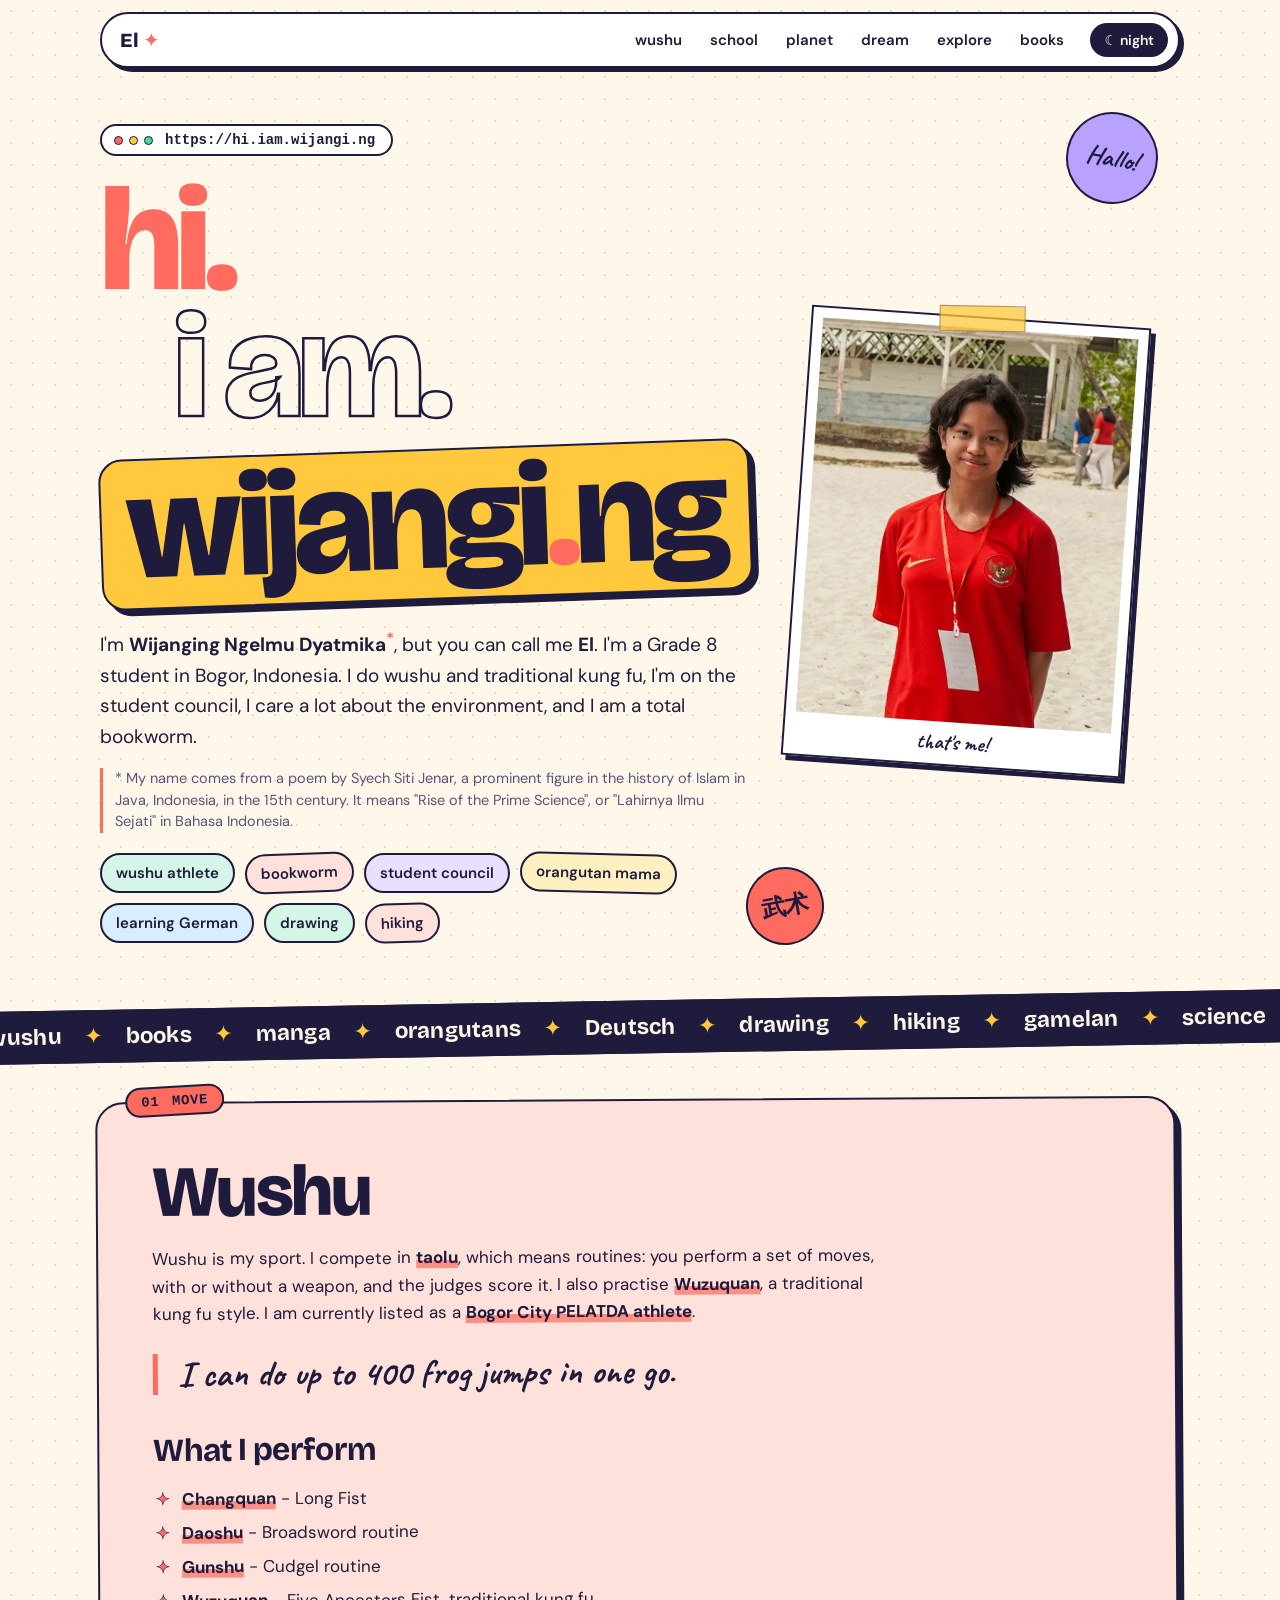
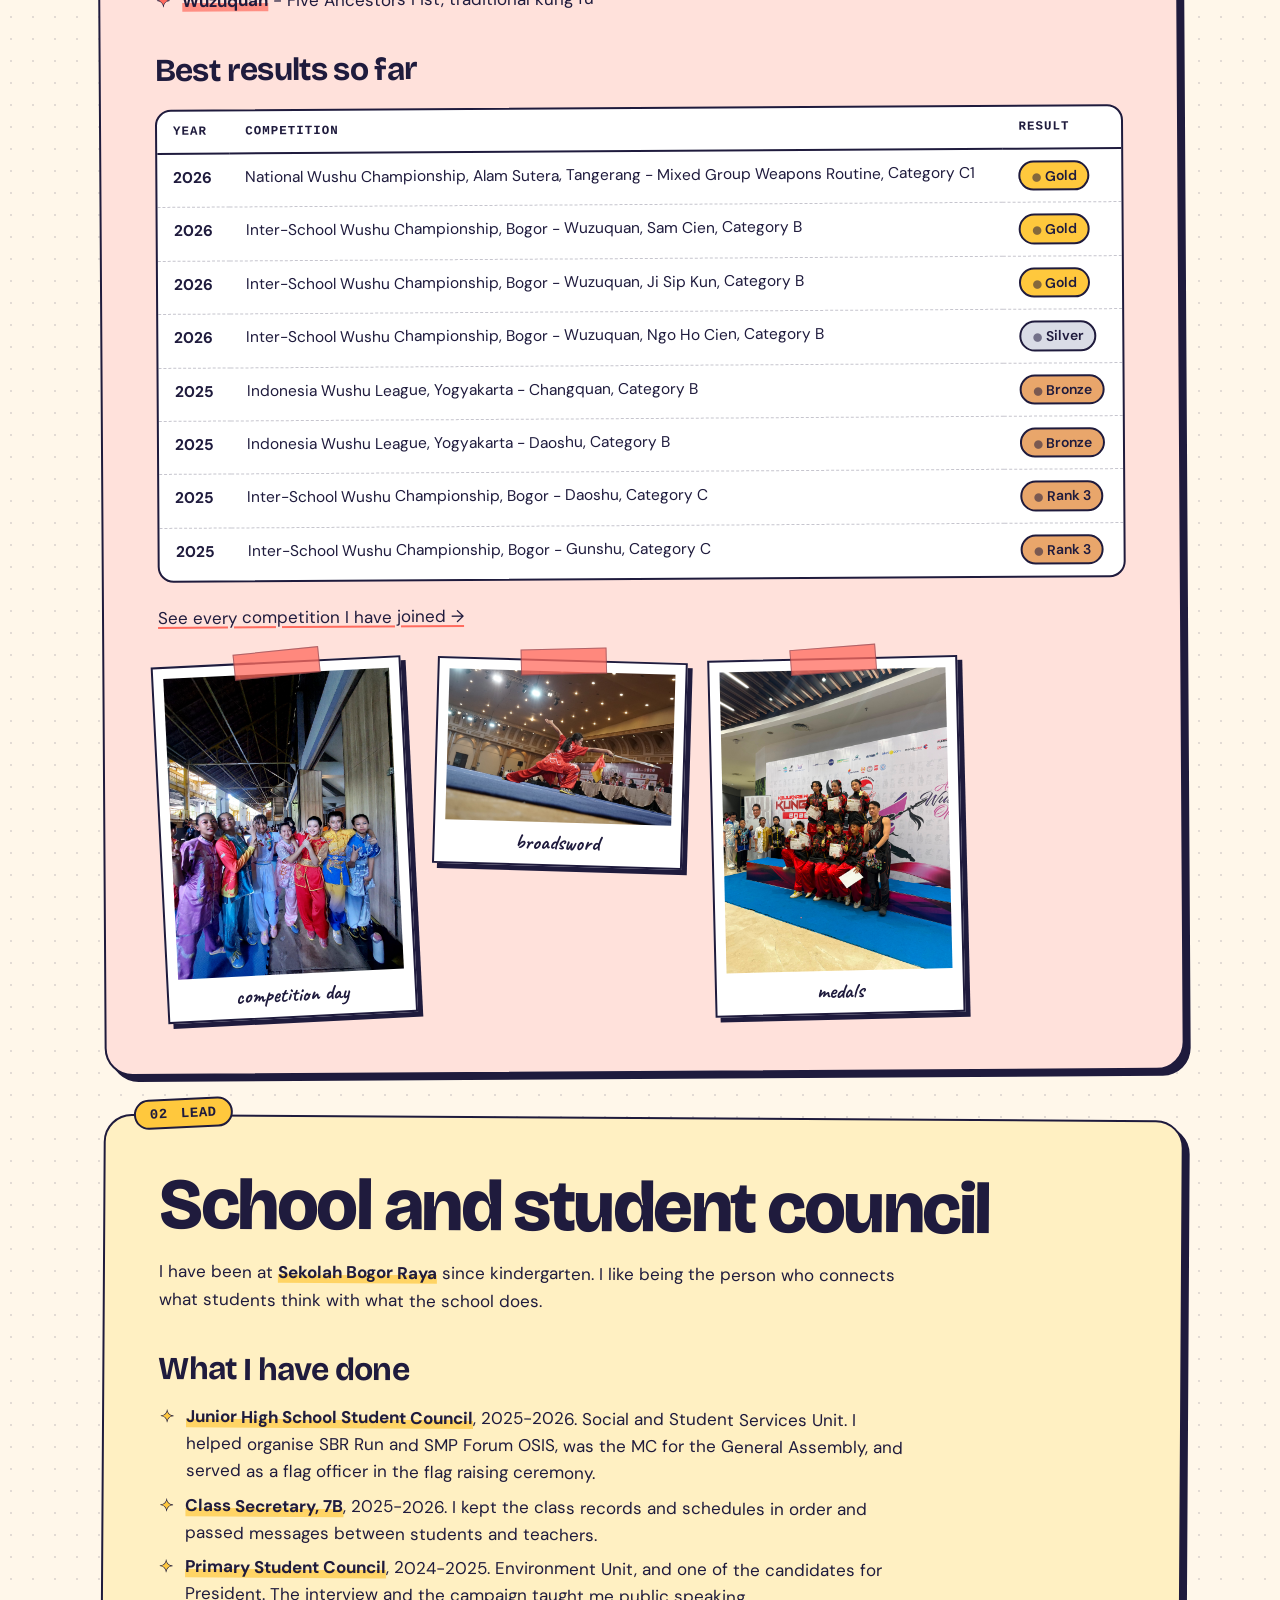
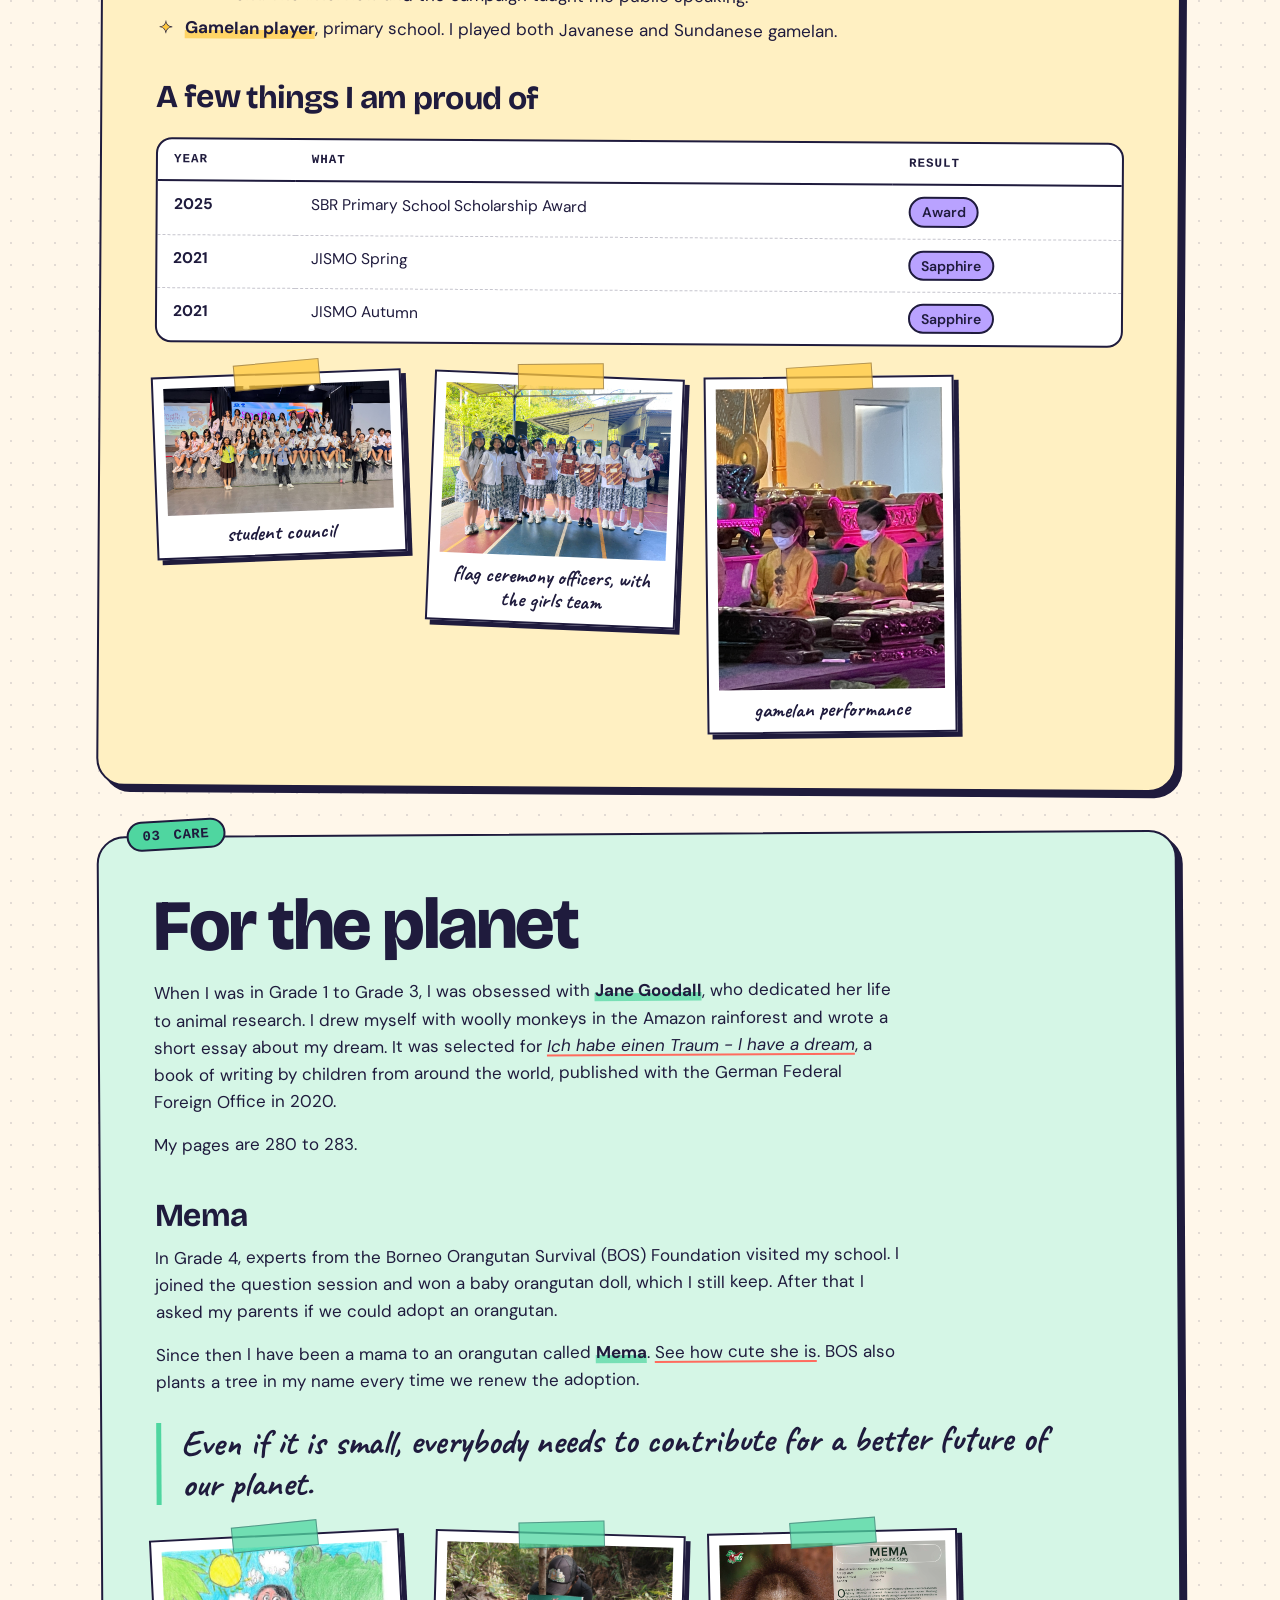
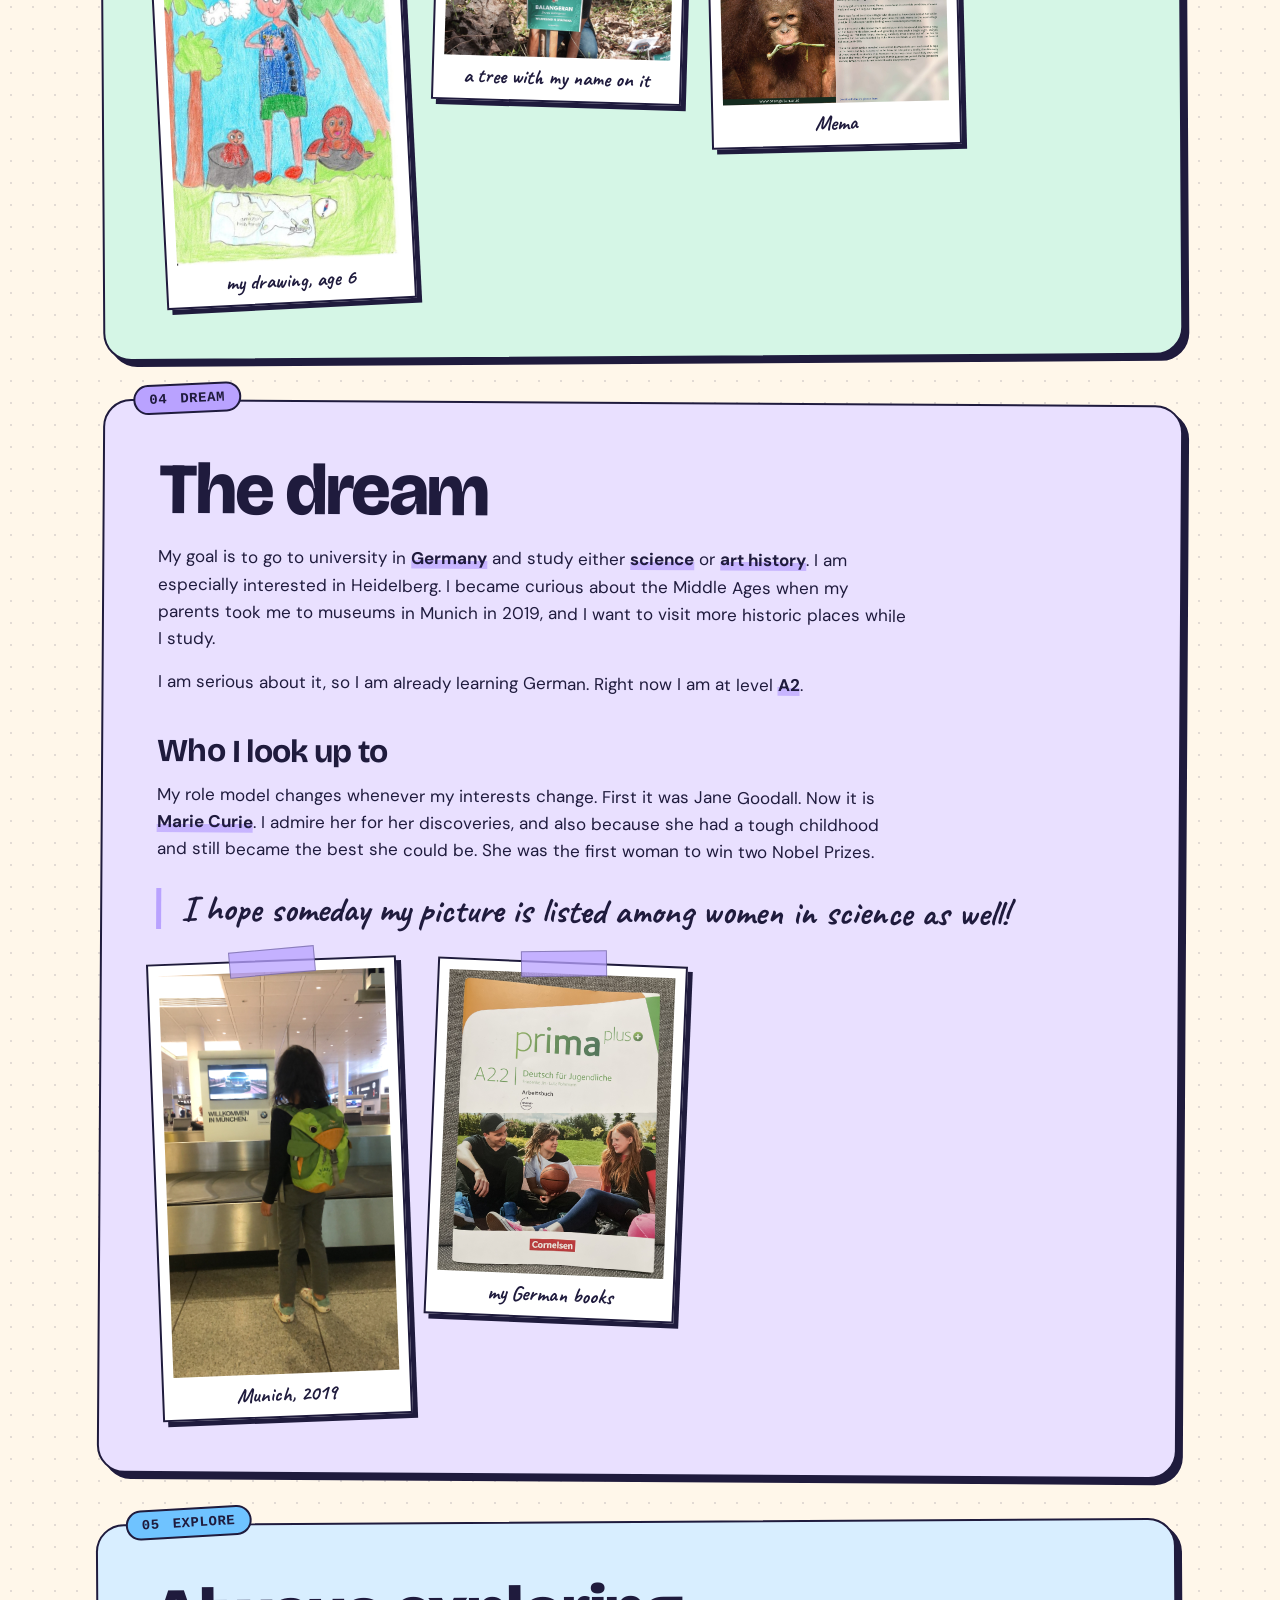
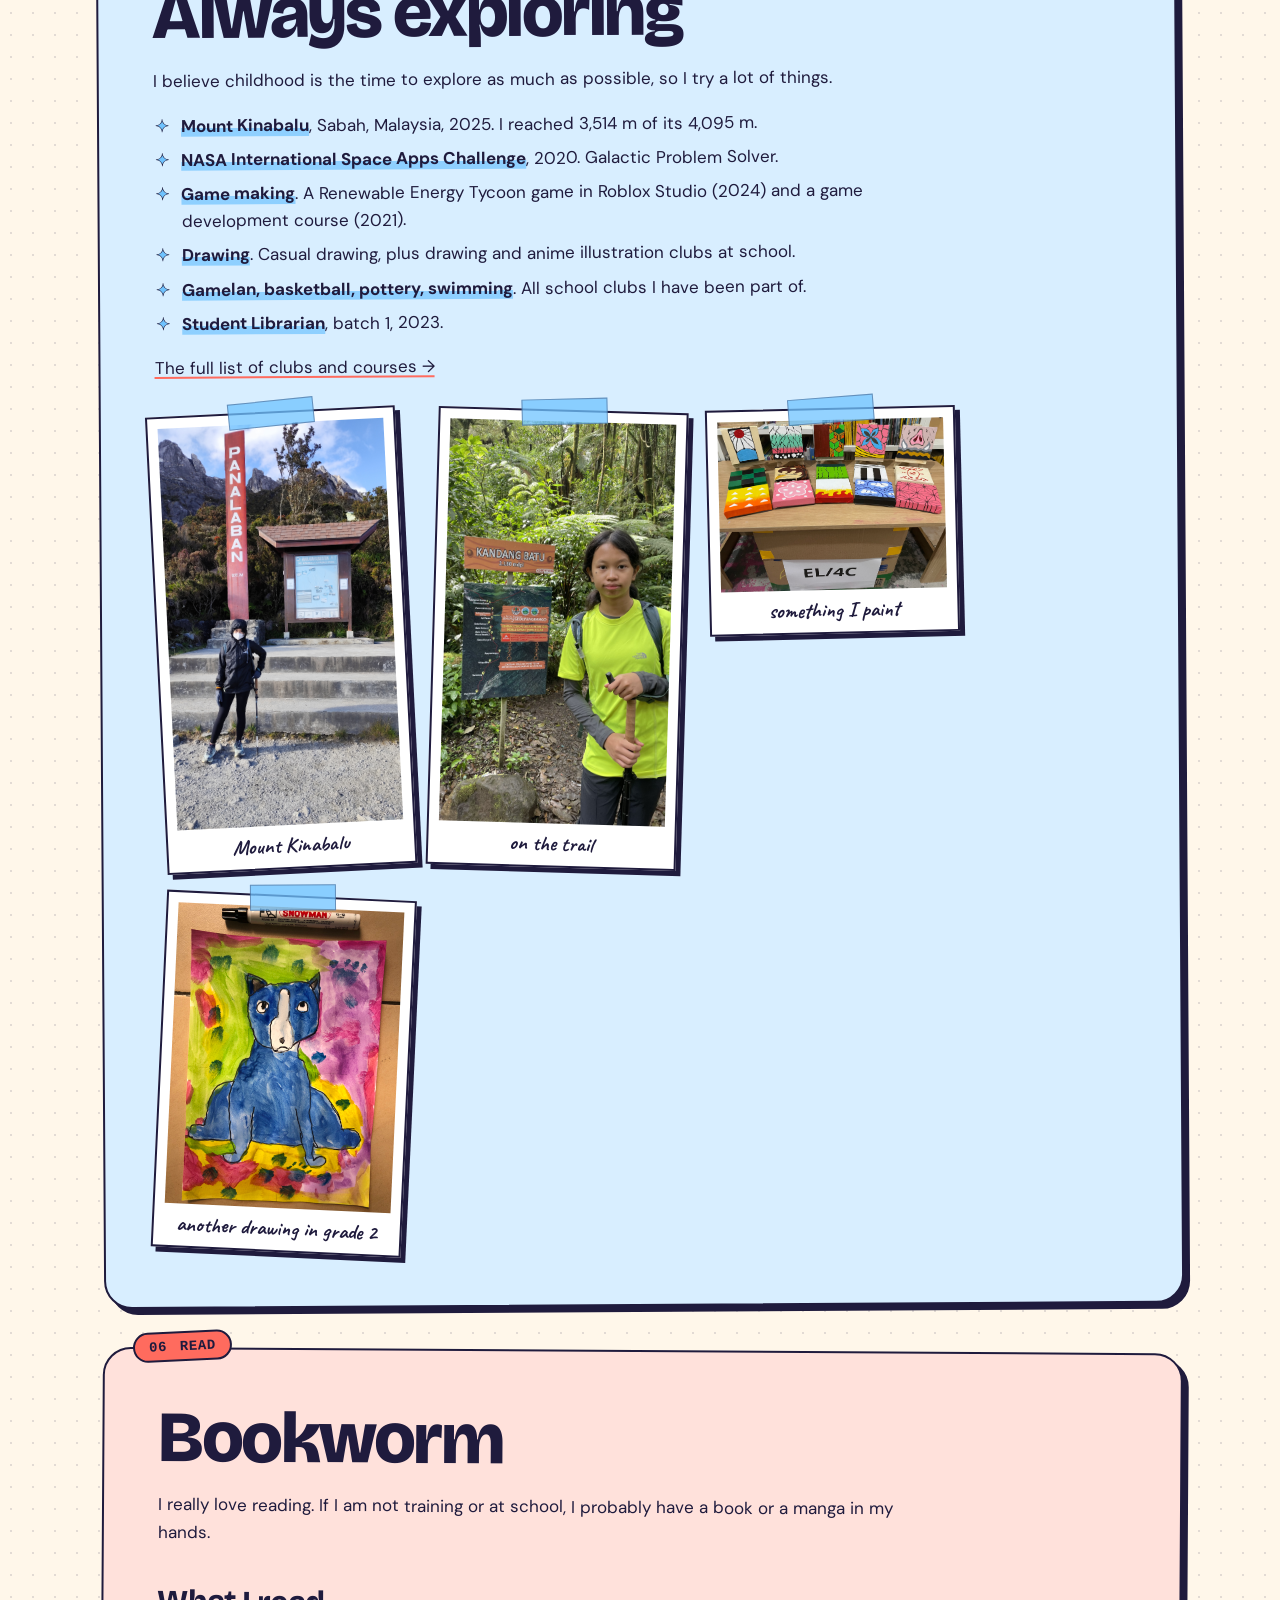
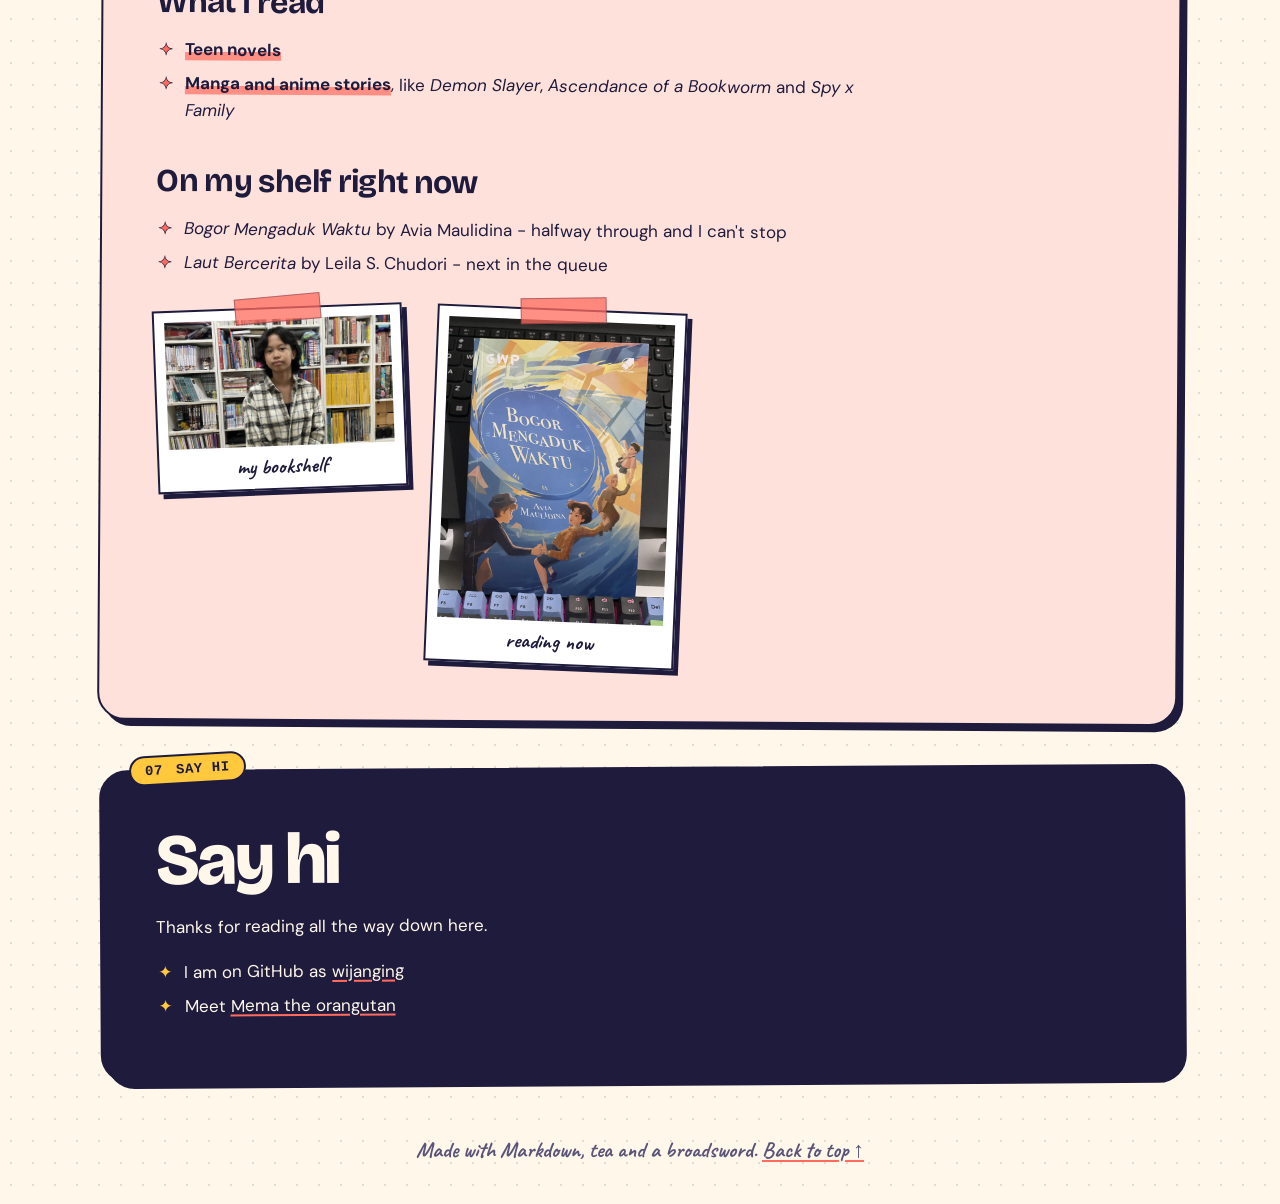
<file: index.html>
<!doctype html>
<html lang="en">
<head>
<meta charset="utf-8">
<meta name="viewport" content="width=device-width, initial-scale=1">
<title>hi. i am. wijanging</title>
<meta name="description" content="Hi, I am Wijanging (El). Wushu athlete, student council member, orangutan mama, and future scientist or art historian.">
<meta property="og:title" content="hi. i am. wijanging">
<meta property="og:description" content="Wushu athlete, student council member, orangutan mama, and future scientist or art historian.">
<meta property="og:type" content="website">
<script>
  (function () {
    var t; try { t = localStorage.getItem('theme'); } catch (e) {}
    if (!t) t = matchMedia('(prefers-color-scheme: dark)').matches ? 'dark' : 'light';
    document.documentElement.setAttribute('data-theme', t);
  })();
</script>
<!-- Google Analytics -->
<script async src="https://www.googletagmanager.com/gtag/js?id=G-PK0SN9F3DW"></script>
<script>
  window.dataLayer = window.dataLayer || [];
  function gtag(){dataLayer.push(arguments);}
  gtag('js', new Date());
  gtag('config', 'G-PK0SN9F3DW');
</script>
<link rel="preconnect" href="https://fonts.googleapis.com">
<link rel="preconnect" href="https://fonts.gstatic.com" crossorigin>
<link href="https://fonts.googleapis.com/css2?family=Bricolage+Grotesque:opsz,wght@12..96,400..800&family=Caveat:wght@500;700&family=DM+Sans:ital,opsz,wght@0,9..40,400..700;1,9..40,400..700&display=swap" rel="stylesheet">
<link rel="stylesheet" href="assets/site.css">
</head>
<body>

<!--
  HOW THIS PAGE WORKS
  The words and photos are NOT in this file. They live in the "content" folder,
  one Markdown file per section. This file only decides the order and the colour.
  To add a section: copy one <section> block below and point data-md at a new .md file.
  Colours you can use: t-coral, t-sun, t-mint, t-lilac, t-sky
-->

<nav class="nav">
  <a class="me" href="#top">El <span>✦</span></a>
  <div class="links">
    <a href="#wushu">wushu</a>
    <a href="#school">school</a>
    <a href="#planet">planet</a>
    <a href="#dream">dream</a>
    <a href="#explore">explore</a>
    <a href="#books">books</a>
  </div>
  <button id="theme" type="button">☾ night</button>
</nav>

<header class="hero" id="top">
  <div class="hero-text">
    <p class="url"><span class="dot"></span><span class="dot"></span><span class="dot"></span>https://hi.iam.wijangi.ng</p>
    <h1>
      <span class="w1">hi.</span>
      <span class="w2">i am.</span>
      <span class="w3">wijangi<i>.</i>ng</span>
    </h1>
    <div class="intro" data-md="content/hello.md"></div>
  </div>
  <div class="hero-photo" data-md="content/hello-photo.md"></div>
  <span class="sticker s1">Hallo!</span>
  <span class="sticker s2">武术</span>
</header>

<div class="ticker" aria-hidden="true">
  <div class="track">
    <span>wushu</span><span>books</span><span>manga</span><span>orangutans</span><span>Deutsch</span><span>drawing</span><span>hiking</span><span>gamelan</span><span>science</span><span>art history</span>
    <span>wushu</span><span>books</span><span>manga</span><span>orangutans</span><span>Deutsch</span><span>drawing</span><span>hiking</span><span>gamelan</span><span>science</span><span>art history</span>
  </div>
</div>

<main>
  <section id="wushu" class="card t-coral">
    <p class="kicker">01 <b>move</b></p>
    <div class="md" data-md="content/wushu.md"></div>
  </section>

  <section id="school" class="card t-sun">
    <p class="kicker">02 <b>lead</b></p>
    <div class="md" data-md="content/school.md"></div>
  </section>

  <section id="planet" class="card t-mint">
    <p class="kicker">03 <b>care</b></p>
    <div class="md" data-md="content/planet.md"></div>
  </section>

  <section id="dream" class="card t-lilac">
    <p class="kicker">04 <b>dream</b></p>
    <div class="md" data-md="content/dream.md"></div>
  </section>

  <section id="explore" class="card t-sky">
    <p class="kicker">05 <b>explore</b></p>
    <div class="md" data-md="content/explore.md"></div>
  </section>

  <section id="books" class="card t-coral">
    <p class="kicker">06 <b>read</b></p>
    <div class="md" data-md="content/books.md"></div>
  </section>

  <section id="say-hi" class="card t-ink">
    <p class="kicker">07 <b>say hi</b></p>
    <div class="md" data-md="content/say-hi.md"></div>
  </section>
</main>

<footer class="foot">
  <p>Made with Markdown, tea and a broadsword. <a href="#top">Back to top ↑</a></p>
</footer>

<noscript><p class="oops">This page needs JavaScript to load its content.</p></noscript>
<script src="assets/marked.min.js"></script>
<script src="assets/site.js"></script>
</body>
</html>
</file>
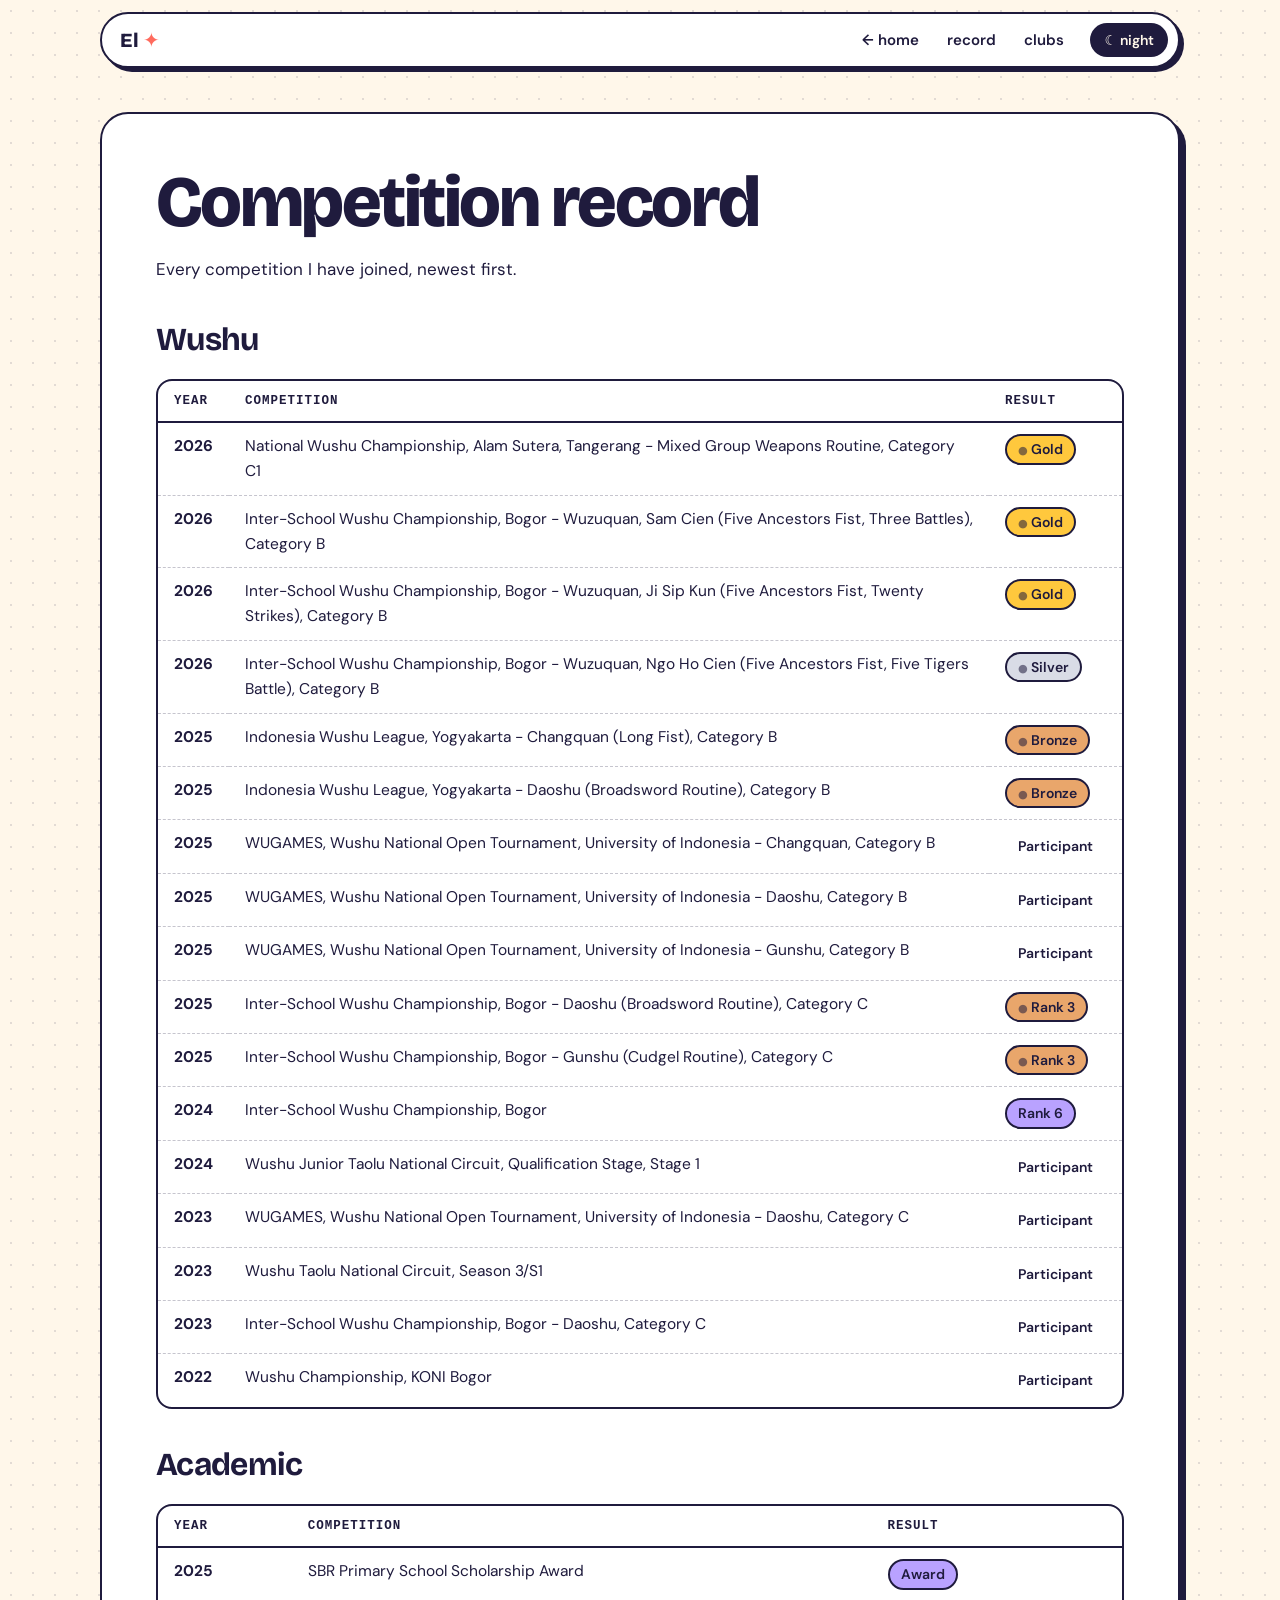
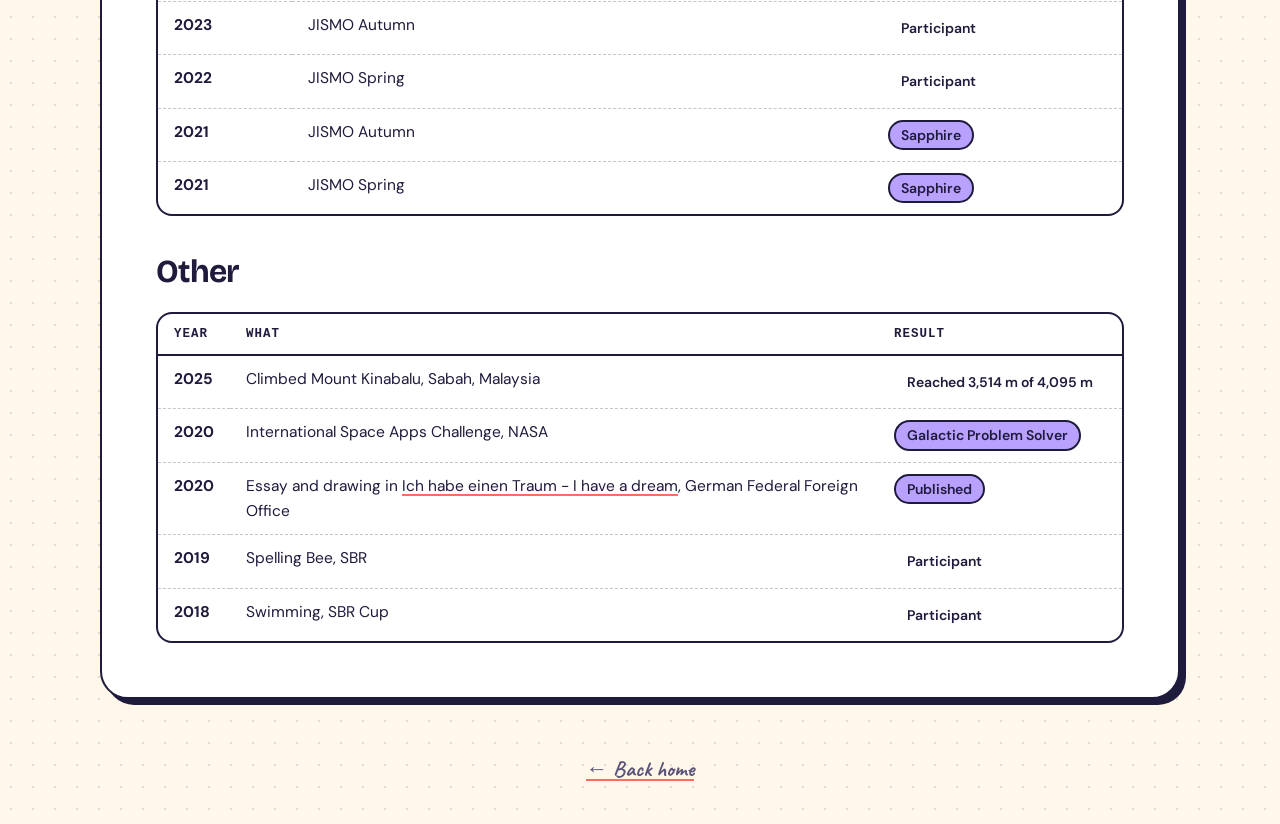
<file: page.html>
<!doctype html>
<html lang="en">
<head>
<meta charset="utf-8">
<meta name="viewport" content="width=device-width, initial-scale=1">
<title>Wijanging</title>
<script>
  (function () {
    var t; try { t = localStorage.getItem('theme'); } catch (e) {}
    if (!t) t = matchMedia('(prefers-color-scheme: dark)').matches ? 'dark' : 'light';
    document.documentElement.setAttribute('data-theme', t);
  })();
</script>
<!-- Google Analytics -->
<script async src="https://www.googletagmanager.com/gtag/js?id=G-PK0SN9F3DW"></script>
<script>
  window.dataLayer = window.dataLayer || [];
  function gtag(){dataLayer.push(arguments);}
  gtag('js', new Date());
  gtag('config', 'G-PK0SN9F3DW');
</script>
<link rel="preconnect" href="https://fonts.googleapis.com">
<link rel="preconnect" href="https://fonts.gstatic.com" crossorigin>
<link href="https://fonts.googleapis.com/css2?family=Bricolage+Grotesque:opsz,wght@12..96,400..800&family=Caveat:wght@500;700&family=DM+Sans:ital,opsz,wght@0,9..40,400..700;1,9..40,400..700&display=swap" rel="stylesheet">
<link rel="stylesheet" href="assets/site.css">
</head>
<body>

<!--
  ONE TEMPLATE FOR EVERY EXTRA PAGE
  page.html?p=record  shows  content/pages/record.md
  page.html?p=clubs   shows  content/pages/clubs.md
  To make a new page, add a new .md file in content/pages and link to page.html?p=its-name
-->

<nav class="nav">
  <a class="me" href="./">El <span>✦</span></a>
  <div class="links">
    <a href="./">← home</a>
    <a href="page.html?p=record">record</a>
    <a href="page.html?p=clubs">clubs</a>
  </div>
  <button id="theme" type="button">☾ night</button>
</nav>

<main class="solo">
  <section class="card t-paper">
    <div class="md" id="page"></div>
  </section>
</main>

<footer class="foot">
  <p><a href="./">← Back home</a></p>
</footer>

<noscript><p class="oops">This page needs JavaScript to load its content.</p></noscript>
<script src="assets/marked.min.js"></script>
<script src="assets/site.js"></script>
</body>
</html>
</file>
<file: assets/site.css>
/* hi.iam.wijangi.ng - the look of the site.
   Colours are at the top. Change them here and the whole site follows. */

:root {
  --paper: #FFF7EA;
  --ink: #1F1B3D;
  --soft: #5A5578;
  --coral: #FF6B5E;
  --sun: #FFC83D;
  --mint: #4FD6A0;
  --lilac: #B9A2FF;
  --sky: #6FC3FF;

  --coral-bg: #FFE1DB;
  --sun-bg: #FFF0C2;
  --mint-bg: #D5F6E6;
  --lilac-bg: #E9E0FF;
  --sky-bg: #D8EEFF;
  --card: #FFFFFF;

  --display: "Bricolage Grotesque", "Arial Black", system-ui, sans-serif;
  --body: "DM Sans", system-ui, sans-serif;
  --hand: "Caveat", "Comic Sans MS", cursive;

  --edge: 2.5px solid var(--ink);
  --drop: 6px 6px 0 var(--ink);
}

:root[data-theme="dark"] {
  --paper: #15132B;
  --ink: #F6F0E4;
  --soft: #B4AECF;
  --coral-bg: #4A2230;
  --sun-bg: #453A17;
  --mint-bg: #173F36;
  --lilac-bg: #2F2759;
  --sky-bg: #17364F;
  --card: #1F1C3A;
  --drop: 6px 6px 0 #000;
}

* { box-sizing: border-box; }
html { scroll-behavior: smooth; scroll-padding-top: 84px; }
body {
  margin: 0;
  background: var(--paper);
  color: var(--ink);
  font: 400 17px/1.6 var(--body);
  background-image: radial-gradient(color-mix(in srgb, var(--ink) 13%, transparent) 1.2px, transparent 1.2px);
  background-size: 22px 22px;
  overflow-x: hidden;
}
img { max-width: 100%; height: auto; display: block; }
a { color: inherit; text-decoration-thickness: 2px; text-underline-offset: 3px; text-decoration-color: var(--coral); }
a:hover { background: var(--sun); color: #1F1B3D; text-decoration-color: transparent; }
code { font-size: .85em; }

/* ---------- nav ---------- */
.nav {
  position: sticky; top: 12px; z-index: 20;
  display: flex; align-items: center; gap: 14px;
  width: min(1080px, calc(100% - 32px)); margin: 12px auto 0;
  padding: 8px 10px 8px 18px;
  background: var(--card); border: var(--edge); border-radius: 999px; box-shadow: 4px 4px 0 var(--ink);
}
:root[data-theme="dark"] .nav { box-shadow: 4px 4px 0 #000; }
.nav a { text-decoration: none; }
.nav .me { font: 800 20px/1 var(--display); }
.nav .me span { color: var(--coral); }
.nav .links { display: flex; gap: 4px; margin-left: auto; overflow-x: auto; scrollbar-width: none; }
.nav .links::-webkit-scrollbar { display: none; }
.nav .links a { padding: 6px 12px; border-radius: 999px; font-weight: 600; font-size: 15px; white-space: nowrap; }
#theme {
  font: 600 14px/1 var(--body); color: var(--paper); background: var(--ink);
  border: 0; border-radius: 999px; padding: 10px 14px; cursor: pointer; white-space: nowrap;
}
#theme:hover { background: var(--coral); color: #1F1B3D; }

/* ---------- hero ---------- */
.hero {
  position: relative;
  width: min(1080px, calc(100% - 32px)); margin: 0 auto;
  padding: 56px 0 48px;
  display: grid; grid-template-columns: 1.35fr .9fr; gap: 40px; align-items: center;
}
.url {
  display: inline-flex; align-items: center; gap: 6px; margin: 0 0 22px;
  padding: 7px 16px 7px 12px; background: var(--card); border: var(--edge); border-radius: 999px;
  font: 600 14px/1 ui-monospace, "Cascadia Code", Consolas, monospace;
}
.url .dot { width: 9px; height: 9px; border-radius: 50%; background: var(--coral); border: 1.5px solid var(--ink); }
.url .dot:nth-child(2) { background: var(--sun); }
.url .dot:nth-child(3) { background: var(--mint); margin-right: 6px; }

.hero h1 { margin: 0 0 26px; font: 800 clamp(58px, 11.5vw, 148px)/.86 var(--display); letter-spacing: -.045em; }
.hero h1 span { display: block; width: fit-content; }
.hero .w1 { color: var(--coral); }
.hero .w2 { margin-left: .5em; -webkit-text-stroke: 2.5px var(--ink); color: transparent; }
.hero .w3 { background: var(--sun); color: #1F1B3D; padding: .04em .16em .1em; border: var(--edge); border-radius: .16em; box-shadow: var(--drop); transform: rotate(-2deg); margin-top: .12em; }
.hero .w3 i { font-style: normal; color: var(--coral); }

.intro { max-width: 34em; font-size: 19px; }
.intro p { margin: 0 0 16px; }
.intro sup { color: var(--coral); font-weight: 700; }
.intro small { display: block; font-size: 14.5px; line-height: 1.5; color: var(--soft); padding-left: 12px; border-left: 3px solid var(--coral); }
.intro ul { list-style: none; padding: 0; margin: 20px 0 0; display: flex; flex-wrap: wrap; gap: 10px; }
.intro li {
  padding: 6px 14px; border: var(--edge); border-radius: 999px; font-weight: 600; font-size: 15px;
  background: var(--mint-bg);
}
.intro li:nth-child(5n+2) { background: var(--coral-bg); transform: rotate(-2deg); }
.intro li:nth-child(5n+3) { background: var(--lilac-bg); }
.intro li:nth-child(5n+4) { background: var(--sun-bg); transform: rotate(1.5deg); }
.intro li:nth-child(5n+5) { background: var(--sky-bg); }

.hero-photo .polaroid { width: min(340px, 100%); margin: 0 auto; transform: rotate(4deg); }
.hero-photo .ph { aspect-ratio: 4 / 5; }
.hero-photo img { aspect-ratio: 4 / 5; object-fit: cover; width: 100%; }
.hero-photo p { margin: 0; }

.sticker {
  position: absolute; display: grid; place-items: center;
  font: 700 26px/1 var(--hand); color: #1F1B3D;
  border: var(--edge); border-color: #1F1B3D; border-radius: 50%;
}
.s1 { width: 92px; height: 92px; background: var(--lilac); right: 2%; top: 44px; transform: rotate(12deg); }
.s2 { width: 78px; height: 78px; background: var(--coral); right: 33%; bottom: 46px; transform: rotate(-10deg); font: 800 24px/1 var(--display); }
.sticker:hover { animation: wiggle .5s ease-in-out; }
@keyframes wiggle { 25% { rotate: 8deg; } 75% { rotate: -8deg; } }

/* ---------- ticker ---------- */
.ticker { border-block: var(--edge); background: var(--ink); color: var(--paper); overflow: hidden; transform: rotate(-1deg) scale(1.02); margin: 10px 0 46px; }
.track { display: flex; width: max-content; animation: slide 30s linear infinite; }
.track span { font: 700 22px/1 var(--display); padding: 13px 0; white-space: nowrap; }
.track span::after { content: "✦"; color: var(--sun); margin: 0 22px; }
@keyframes slide { to { transform: translateX(-50%); } }

/* ---------- cards (one per section) ---------- */
main { width: min(1080px, calc(100% - 32px)); margin: 0 auto; display: grid; gap: 44px; }
main.solo { margin-top: 44px; }
.card {
  position: relative; background: var(--tint, var(--card));
  border: var(--edge); border-radius: 28px; box-shadow: var(--drop);
  padding: clamp(24px, 5vw, 54px);
}
.card:nth-of-type(odd) { transform: rotate(-.35deg); }
.card:nth-of-type(even) { transform: rotate(.35deg); }
.solo .card { transform: none; }
.t-coral { --tint: var(--coral-bg); --pop: var(--coral); }
.t-sun   { --tint: var(--sun-bg);   --pop: var(--sun); }
.t-mint  { --tint: var(--mint-bg);  --pop: var(--mint); }
.t-lilac { --tint: var(--lilac-bg); --pop: var(--lilac); }
.t-sky   { --tint: var(--sky-bg);   --pop: var(--sky); }
.t-paper { --tint: var(--card);     --pop: var(--sun); }
.t-ink   { --tint: #1F1B3D; --pop: var(--sun); color: #FFF7EA; --soft: #C9C3E6; }
:root[data-theme="dark"] .t-ink { --tint: #0B0A1A; }

.kicker {
  position: absolute; top: -18px; left: 28px; margin: 0;
  padding: 6px 14px; background: var(--pop); color: #1F1B3D;
  border: 2.5px solid #1F1B3D; border-radius: 999px;
  font: 600 14px/1 ui-monospace, Consolas, monospace; letter-spacing: .04em; transform: rotate(-3deg);
}
.kicker b { font-weight: 800; text-transform: uppercase; margin-left: 4px; }

/* ---------- markdown content ---------- */
.md { min-height: 80px; }
.md > :first-child { margin-top: 0; }
.md > :last-child { margin-bottom: 0; }
.md h1 { font: 800 clamp(38px, 6.4vw, 72px)/.95 var(--display); letter-spacing: -.035em; margin: 6px 0 20px; }
.md h2 { font: 700 clamp(24px, 3.2vw, 32px)/1.1 var(--display); letter-spacing: -.02em; margin: 38px 0 12px; }
.md h3 { font: 700 20px/1.2 var(--display); margin: 28px 0 8px; }
.md p, .md ul, .md ol { max-width: 44em; }
.md p { margin: 0 0 16px; }
.md strong { font-weight: 700; background: linear-gradient(transparent 62%, color-mix(in srgb, var(--pop) 70%, transparent) 62%); }
.md ul { padding-left: 0; list-style: none; }
.md ul li { position: relative; padding-left: 28px; margin-bottom: 7px; }
.md ul li::before { content: "✦"; position: absolute; left: 2px; color: var(--pop); -webkit-text-stroke: .6px var(--ink); }
.t-ink .md ul li::before { -webkit-text-stroke: 0; }
.md blockquote {
  margin: 26px 0; padding: 0 0 0 20px; border-left: 5px solid var(--pop);
  font: 700 clamp(26px, 3.6vw, 36px)/1.15 var(--hand); max-width: 26em;
}
.md blockquote p { margin: 0; max-width: none; }
.md hr { border: 0; border-top: 2.5px dashed var(--ink); margin: 34px 0; opacity: .5; }

/* tables */
.table-wrap { overflow-x: auto; margin: 22px 0; border: var(--edge); border-radius: 16px; background: var(--card); color: var(--ink); }
:root[data-theme="dark"] .t-ink .table-wrap, .t-ink .table-wrap { color: var(--ink); }
table { border-collapse: collapse; width: 100%; font-size: 15.5px; }
th { text-align: left; font: 700 12.5px/1 ui-monospace, Consolas, monospace; text-transform: uppercase; letter-spacing: .08em; padding: 14px 16px; border-bottom: var(--edge); }
td { padding: 11px 16px; vertical-align: top; border-bottom: 1.5px dashed color-mix(in srgb, var(--ink) 25%, transparent); }
tr:last-child td { border-bottom: 0; }
td:first-child { font-weight: 700; white-space: nowrap; }
td:last-child { white-space: nowrap; }
.result { display: inline-block; padding: 2px 11px; border-radius: 999px; font-weight: 600; font-size: 14px; border: 2px solid transparent; }
.result.gold, .result.silver, .result.bronze, .result.star { border-color: #1F1B3D; color: #1F1B3D; white-space: nowrap; }
.result.gold { background: #FFC83D; }
.result.silver { background: #D9DCE6; }
.result.bronze { background: #E9A66B; }
.result.star { background: #B9A2FF; }
.result.gold::before, .result.silver::before, .result.bronze::before { content: "● "; font-size: .8em; opacity: .55; }

/* photos */
.photos { display: flex; flex-wrap: wrap; gap: 26px; margin: 30px 0 14px; align-items: flex-start; }
.polaroid {
  position: relative; margin: 0; padding: 10px 10px 6px; width: 250px; max-width: 100%;
  background: #FFFFFF; color: #1F1B3D; border: 2.5px solid #1F1B3D; box-shadow: 5px 5px 0 #1F1B3D;
  transition: transform .2s;
}
:root[data-theme="dark"] .polaroid { box-shadow: 5px 5px 0 #000; }
.polaroid::before {
  content: ""; position: absolute; top: -13px; left: 50%; width: 84px; height: 24px; margin-left: -42px;
  background: color-mix(in srgb, var(--pop, #FFC83D) 75%, transparent); border: 1.5px solid rgba(31, 27, 61, .35); transform: rotate(-3deg);
}
.polaroid img { width: 100%; }
.polaroid figcaption { font: 700 21px/1.15 var(--hand); text-align: center; padding: 8px 4px 4px; min-height: 36px; }
.tilt0 { transform: rotate(-2.5deg); } .tilt1 { transform: rotate(2deg); } .tilt2 { transform: rotate(-1deg); } .tilt3 { transform: rotate(3deg); }
.photos .polaroid:hover { transform: rotate(0) scale(1.04); z-index: 2; }
.ph {
  aspect-ratio: 1; display: flex; flex-direction: column; align-items: center; justify-content: center; gap: 4px; text-align: center; padding: 10px;
  border: 2px dashed #8C87A8; color: #5A5578;
  background: repeating-linear-gradient(45deg, #F5F2FF 0 12px, #FFFFFF 12px 24px);
}
.ph-plus { font: 800 40px/1 var(--display); color: #B9A2FF; }
.ph-t { font: 700 20px/1 var(--hand); }
.ph code { font-size: 11.5px; word-break: break-all; }

/* big photo when you click one */
.polaroid img { cursor: zoom-in; }
.polaroid img:focus-visible { outline: 3px solid var(--coral); outline-offset: 2px; }
.lightbox {
  position: fixed; inset: 0; z-index: 100; display: grid; place-items: center; padding: 20px;
  background: rgba(21, 19, 43, .86); cursor: zoom-out;
}
.lightbox[hidden] { display: none; }
.lightbox figure {
  margin: 0; padding: 12px 12px 6px; background: #FFFFFF; color: #1F1B3D;
  border: 2.5px solid #1F1B3D; box-shadow: 8px 8px 0 #000; transform: rotate(-1deg);
  animation: pop .18s ease-out;
}
.lightbox img { max-width: min(92vw, 1100px); max-height: calc(100vh - 150px); width: auto; height: auto; }
.lightbox figcaption { font: 700 26px/1.2 var(--hand); text-align: center; padding: 8px 4px 4px; }
.lb-close {
  position: absolute; top: 14px; right: 16px; width: 46px; height: 46px; border-radius: 50%;
  background: var(--sun); color: #1F1B3D; border: 2.5px solid #1F1B3D; font: 800 26px/1 var(--display); cursor: pointer;
}
.lb-close:hover { background: var(--coral); }
body.lb-open { overflow: hidden; }
@keyframes pop { from { opacity: 0; scale: .92; } }
@media (prefers-reduced-motion: reduce) { .lightbox figure { animation: none; } }

.oops {padding: 14px 18px; border: 2px dashed var(--coral); border-radius: 12px; }

/* ---------- footer ---------- */
.foot { width: min(1080px, calc(100% - 32px)); margin: 56px auto 40px; text-align: center; font: 700 22px/1.3 var(--hand); color: var(--soft); }

/* ---------- small screens ---------- */
@media (max-width: 820px) {
  .hero { grid-template-columns: 1fr; padding-top: 40px; gap: 34px; }
  .hero-photo .polaroid { width: min(280px, 82%); }
  .s1 { top: auto; bottom: 300px; right: 0; width: 76px; height: 76px; font-size: 22px; }
  .s2 { right: auto; left: 0; bottom: 20px; width: 64px; height: 64px; font-size: 20px; }
  .nav .links a { padding: 6px 9px; font-size: 14px; }
  .polaroid { width: calc(50% - 13px); }
  .polaroid figcaption { font-size: 18px; }
  td:last-child { white-space: normal; }
}
@media (max-width: 480px) {
  body { font-size: 16px; }
  .nav { gap: 8px; padding-left: 14px; }
  .intro { font-size: 17px; }
  .hero .w2 { -webkit-text-stroke-width: 2px; }
  th, td { padding: 10px 11px; }
}

@media (prefers-reduced-motion: reduce) {
  html { scroll-behavior: auto; }
  .track { animation: none; }
  .sticker:hover { animation: none; }
}
</file>
